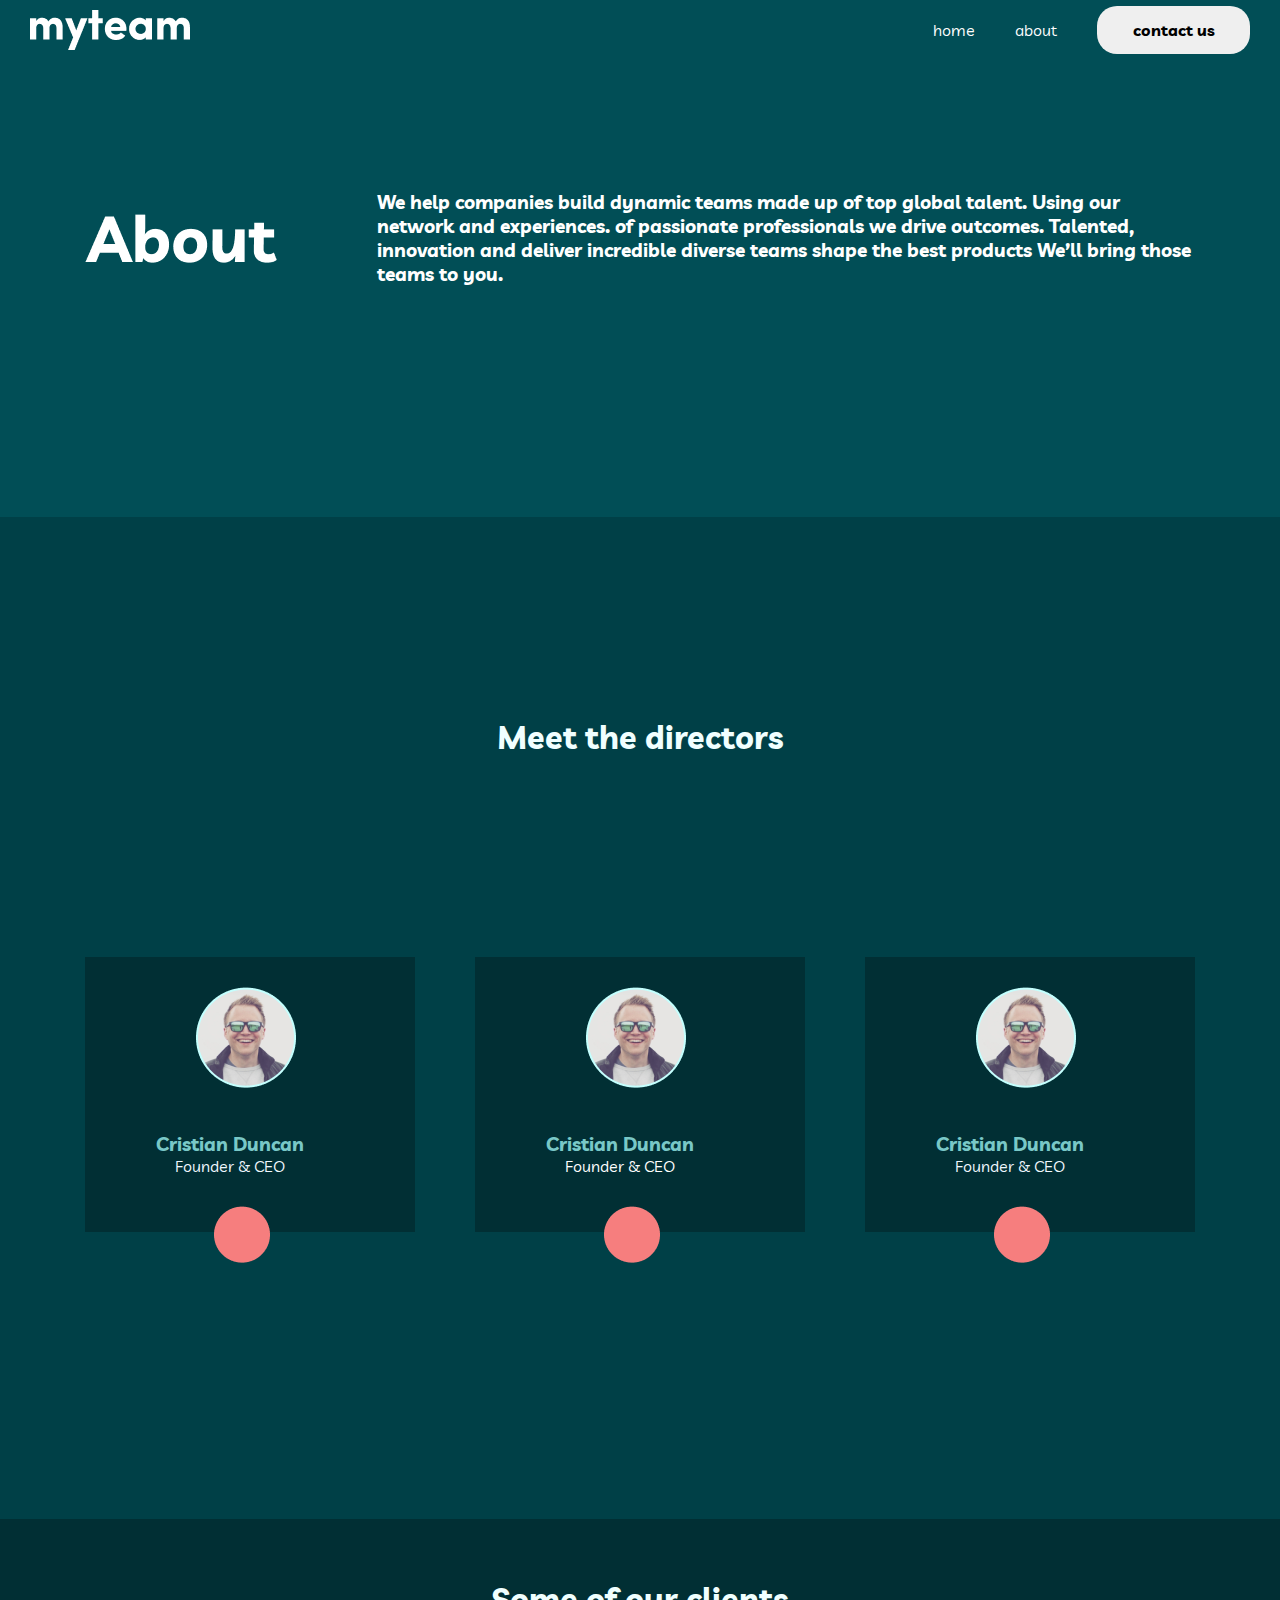
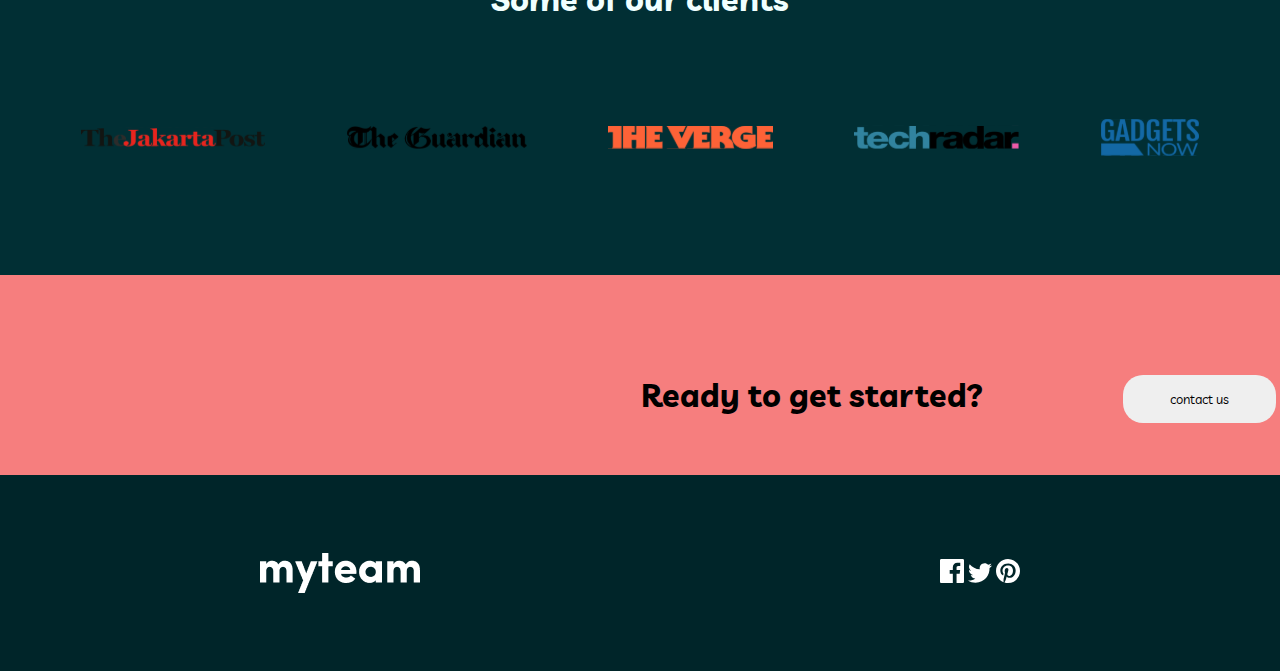
<file: index.html>
<!DOCTYPE html>
<html lang="en">
<head>
    <meta charset="UTF-8">
    <meta name="viewport" content="width=device-width, initial-scale=1.0">
    <title>Document</title>
    <link rel="stylesheet" href="style.css">
</head>
<body>
    <header class="header">
        <nav class="nav" style="color: white;">
            <img src="./img/myteam.png" alt="" class="logo">
            <ul>
                <li>home</li>
                <li>about</li>
                <button class="bth">
                    <h3>contact us</h3>
                </button>
            </ul>
            <img src="img/Group 2.png" alt="" class="burger">
        </nav>
        <div class="tt">
            <img src="./img/About.png" alt="" class="">
            <h3 style="color: white;">We help companies build dynamic teams made up of top
                 global talent. Using our network and experiences.
                of passionate professionals we drive outcomes. Talented,
                 innovation and deliver incredible 
                 diverse teams shape the best products 
                 We’ll bring those teams to you.</h3>
        </div>
    </header>
    <footer class="foter">
        <h1 id="abubebu">Meet the directors</h1>
        <div class="lol">  
            
                <div class="card">
                    <div class="ro">
                        <img src="./img/Oval (1).png" alt="">
                        <div class="r">
                            <h3 style="color: #79C8C7;">Cristian Duncan</h3>
                            <p style="color: aliceblue;">Founder & CEO</p>
                            <img src="./img/bobartuhba.png" alt="" class="e">
                    </div>

                        </div>
                </div>
                <div class="card">
                    <div class="ro">
                        <img src="./img/Oval (1).png" alt="">
                        <div class="r">
                            <h3 style="color: #79C8C7;">Cristian Duncan</h3>
                            <p style="color: rgb(255, 255, 255);">Founder & CEO</p>
                            <img src="./img/bobartuhba.png" alt="" class="e">
                    </div>
                        </div>
                </div>
                <div class="card1">
                    <div class="ro">
                        <img src="./img/Oval (1).png" alt="">
                        <div class="r">
                            <h3 style="color: #79C8C7;">Cristian Duncan</h3>
                            <p style="color: aliceblue;">Founder & CEO</p>
                            <img src="./img/bobartuhba.png" alt="" class="e">
                    </div>
                        </div>
            </div>
        </div>
    </footer>
    <main class="rdr">
        <br><br><br>
        <h1 class="er">Some of our clients</h1>
        <br><br><br><br><br>
        <section class="rei">
            <img src="img/jakarta.svg" alt="">
            <img src="img/Object (1).svg" alt="">
            <img src="img/Object.svg" alt="">
            <img src="img/Object (2).svg" alt="">
            <img src="img/gadgets-now.svg" alt="">
        </section>
    </main>

    <div class="ez">
        <div class="noob">
            <h1>Ready to get started?</h1>
            <button class="bth">
                <p style="text-align: center;">contact us</p>
            </button>
        </div>
    </div>
    <nav class="nav2">
        <img src="./img/myteam.png" alt="" class="logo">
        <div class="rw">
            <img src="img/facebook-logo.svg" alt="">
            <img src="img/twitter-logo.svg" alt="">
            <img src="img/pinterest-logo.svg" alt="">
        </div>
    </nav>
</body>
</html>
</file>
<file: style.css>
@import url('https://fonts.googleapis.com/css2?family=Livvic:ital,wght@0,100;0,200;0,300;0,400;0,500;0,600;0,700;0,900;1,100;1,200;1,300;1,400;1,500;1,600;1,700;1,900&display=swap');

*{
    margin: 0;
    padding: 0;
    box-sizing: border-box;
    text-decoration: none;
    list-style: none;
    font-family: Livvic;
}
.header{
    max-width: 1440px;
    height: 517px;
    margin: 0 auto;
    background: #014E56;

}
.tt{
    max-width: 1110px;
    height: 156px;
}
.nav{
    max-width: 1440px;
    height: 48px;
    margin: 0 auto;
    display: flex;
    justify-content: space-between;
    align-items: center;
    padding: 30px 30px;
}
.burger{
    display: none;
}
.nav ul{
    display: flex;
    align-items: center;
    gap: 40px;
}
.rei{
    max-width: 1440px;
    height: 36.62px;
    display: flex;
    justify-content: space-evenly;
    align-items: center;
}   
.yy{
    display: flex;
}
.foter{
    max-width: 1440px;
    height: 1002px;
    margin: 0 auto;
    background: #004047;
}
.lol{
    max-width: 1110px;
    height: 784px;
    margin: 0 auto;
    position: relative;
    top: 400px;
    gap: 60px;
    display: flex;
    
}
#abubebu{
    text-align: center;
    position: relative;
    top: 200px;
    color: azure;
}
.card{
    width: 350px;
    height: 274.73px;
    background: #012F34;
}
.card1{
    width: 350px;
    height: 274.73px;
    background: #012F34;
}
.noob{
    max-width: 917px;
    height: 48px;
    position: relative;
    left: 500px;
    top: 100px;
    display: flex;
    justify-content: space-evenly;
}
.ez{
    max-width: 1440px;
    height: 200px;
    margin: 0 auto;
    background: #F67E7E;

}
.bth:hover{
    background-color: #004047;
}
.card img{
    position: relative;
    left: 111px;
    top: 30px;
}
.card1 img{
    position: relative;
    left: 111px;
    top:30px;
}
.card:hover{
    background-color: #40becc;
}
.card1:hover{
    background-color: #40becc;
}
.nav2{
    max-width: 1440px;
    height: 196px;
    margin: 0 auto;
    display: flex;
    justify-content: space-around;
    align-items: center;
    background: #002529;
}
.tt{
    max-width: 1110px;
    height: 156px;
    position: relative;
    top: 100px;
    margin: 0 auto;
    display: flex;
    align-items: center;
    gap: 100px;
}
.er{
    text-align: center;
    color: azure;
}
.rdr{
    max-width: 1440px;
    height: 355.66px;
    margin: 0 auto;
    background-color: #012F34;
}
.rw{
    gap: 40px;
}
.r{
    
    margin: 0 auto;
    position: relative;
    top: 70px;
    left: -20px;
    text-align: center;
    
    
}

.e{
    padding-right: 199px;
}
.bth{
    width: 153px;
    height: 48px;
    border-radius: 20px;
    border: none;
}
@media (max-width:993px) {
    
    .tt{
        width: 683px;
        height: 220px;
        flex-direction: column;
    }
    .nav{
        width: 993px;
        height: 84px;
    }
    .card{

    margin: 0 auto;
    position: relative;
    top: -100px;
    left: 100px;
    }
    .noob h1{
        position: relative;
        right: 500px;
    }
    .noob button{
        position: relative;
        right: 600px;
    }
    .ez{
        width: 993px;
        height: 200px;
    }
    .card1{

        position: relative;
        top: 200px;
        right: 480px;

    }
    
    .lol{
        width: 1440px;
        height: 1219px;
    }

}

@media(max-width:575px) {
    .nav{
        width: 327px;
        height: 32px;
    }

    .header{
        width: 560px;
        height: 520px;

    }
    .ez{
        width: 375px;
        height: 302px;
    }
    .noob{
        width: 327px;
        height: 136px;
    }
    .tt{
        width: 327px;
        height: 252px;
    }
    .tt img{
        width: 327px;
        margin: 0 auto;
    }
    .tt h3{
        font-family: Livvic;
        font-size: 15px;
        font-weight: 600;
        text-align: center;

    }
    .rdr{
        width: 375px;
        height: 917.68px;
    }
    .nav2{
        width: 375px;
        height: 432px;
        flex-direction: column;
    }
    .rei{
        flex-direction: column;
        gap: 100px;
    }
    .yy{
        position: relative;
        right: 100px;
        top: -30px;
        gap: 60px;
    }
    .nav ul{
        display: none;
    }
    .bth{
        display: none;
    }
    .burger{
        display: initial;
    }
    .foter{
        width: 375px;
        height: 1689px;
        flex-direction: column;
    }
    .lol{
        position: relative;
        right: 460px;
        flex-direction: column;
    }

    }
</file>
